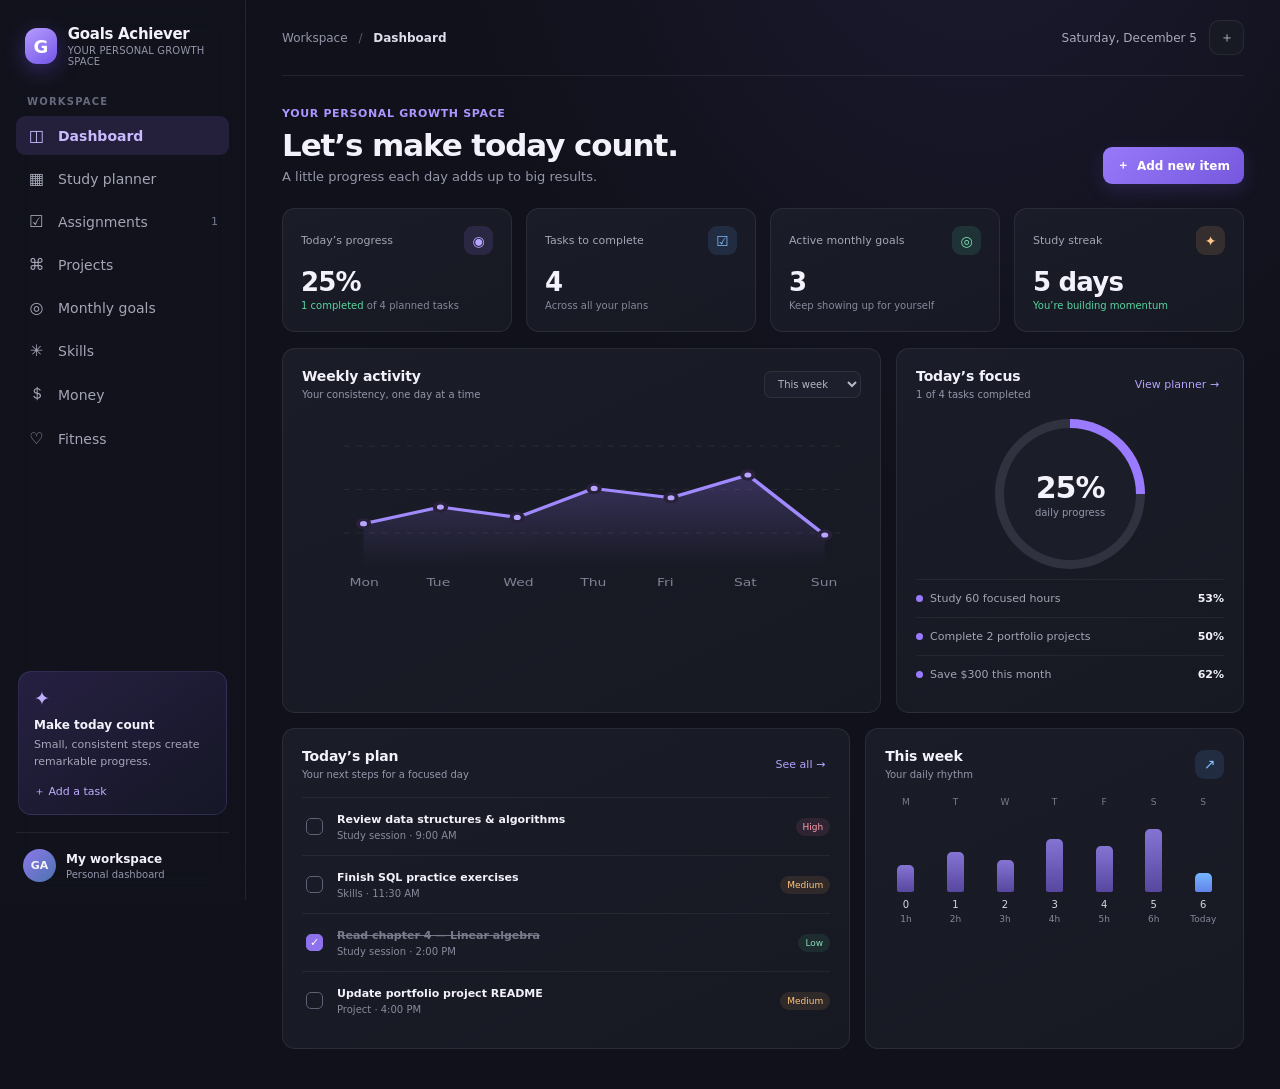
<file: goals-achiever/index.html>
<!DOCTYPE html>
<html lang="en">
<head>
  <meta charset="UTF-8">
  <meta name="viewport" content="width=device-width, initial-scale=1.0">
  <meta name="theme-color" content="#10111a">
  <title>Goals Achiever — Plan your month. Win your day.</title>
  <style>
    :root {
      color-scheme: dark;
      --bg: #10111a;
      --surface: #171923;
      --surface-2: #1d202c;
      --surface-3: #252837;
      --border: rgba(255,255,255,.075);
      --text: #f3f2fb;
      --muted: #9497aa;
      --purple: #9a7bff;
      --purple-soft: rgba(154,123,255,.14);
      --blue: #63a8ff;
      --green: #57d6a0;
      --orange: #ffb86a;
      --pink: #f27db2;
      --shadow: 0 20px 60px rgba(0,0,0,.22);
    }
    * { box-sizing: border-box; }
    body {
      margin: 0;
      min-width: 320px;
      min-height: 100vh;
      background:
        radial-gradient(ellipse at 76% -18%, rgba(112,86,207,.13), transparent 38%),
        var(--bg);
      color: var(--text);
      font-family: Inter, ui-sans-serif, system-ui, -apple-system, BlinkMacSystemFont, "Segoe UI", sans-serif;
      font-size: 14px;
    }
    button, input, select { font: inherit; }
    button { color: inherit; }
    .app { min-height: 100vh; }
    .sidebar {
      width: 246px;
      position: fixed;
      inset: 0 auto 0 0;
      z-index: 5;
      display: flex;
      flex-direction: column;
      padding: 25px 16px 18px;
      background: rgba(18,19,28,.94);
      border-right: 1px solid var(--border);
      backdrop-filter: blur(16px);
    }
    .brand { display: flex; align-items: center; gap: 11px; padding: 0 9px 29px; }
    .brand-mark {
      width: 36px; height: 36px; display: grid; place-items: center;
      border-radius: 12px; color: white; font-size: 18px; font-weight: 800;
      background: linear-gradient(145deg, #b69cff, #7356e8);
      box-shadow: 0 6px 22px rgba(128,93,255,.35);
    }
    .brand-name { font-size: 15px; font-weight: 730; letter-spacing: -.3px; }
    .brand-caption { color: var(--muted); font-size: 10px; margin-top: 2px; letter-spacing: .15px; }
    .nav-label { color: #666a7f; font-size: 10px; font-weight: 750; letter-spacing: 1.2px; padding: 0 11px 9px; }
    .nav { display: grid; gap: 4px; }
    .nav-link {
      display: flex; align-items: center; gap: 12px; width: 100%; padding: 10px 11px;
      border: 0; border-radius: 9px; background: transparent; color: #a4a6b7;
      text-align: left; cursor: pointer; transition: .18s ease;
    }
    .nav-link:hover { background: rgba(255,255,255,.045); color: var(--text); }
    .nav-link.active { color: #c9baff; background: var(--purple-soft); font-weight: 650; }
    .nav-icon { width: 19px; text-align: center; font-size: 16px; }
    .nav-count { margin-left: auto; color: #777b91; font-size: 11px; }
    .sidebar-bottom { margin-top: auto; }
    .focus-card {
      margin: 0 2px 17px; padding: 15px; border-radius: 13px; overflow: hidden;
      background: linear-gradient(145deg, rgba(126,95,220,.2), rgba(75,79,151,.09));
      border: 1px solid rgba(165,139,255,.14);
    }
    .focus-card strong { display: block; font-size: 12px; margin: 9px 0 4px; }
    .focus-card p { color: #a4a5b7; font-size: 11px; line-height: 1.55; margin: 0 0 12px; }
    .focus-symbol { color: #c0aeff; font-size: 19px; }
    .focus-button { border: 0; background: transparent; padding: 0; color: #c0aeff; font-size: 11px; cursor: pointer; }
    .profile { display: flex; gap: 10px; align-items: center; border-top: 1px solid var(--border); padding: 16px 7px 0; }
    .avatar { width: 33px; height: 33px; display: grid; place-items: center; border-radius: 50%; background: linear-gradient(135deg,#8d78eb,#4b73ad); font-size: 11px; font-weight: 700; }
    .profile-name { font-size: 12px; font-weight: 650; }
    .profile-note { color: var(--muted); font-size: 10px; margin-top: 3px; }
    .main { min-height: 100vh; margin-left: 246px; padding: 0 36px 40px; }
    .topbar { min-height: 76px; display: flex; align-items: center; justify-content: space-between; gap: 20px; border-bottom: 1px solid var(--border); }
    .breadcrumb { color: var(--muted); font-size: 12px; }
    .breadcrumb strong { color: #deddeb; font-weight: 600; }
    .top-actions { display: flex; align-items: center; gap: 12px; }
    .today-label { color: #a7a9b8; font-size: 12px; }
    .icon-button { width: 35px; height: 35px; display: grid; place-items: center; border: 1px solid var(--border); border-radius: 10px; background: var(--surface); color: #b7b8c5; cursor: pointer; }
    .icon-button:hover { border-color: #6855a3; color: white; }
    .mobile-menu { display: none; }
    .content { max-width: 1320px; margin: 0 auto; }
    .welcome { display: flex; align-items: flex-end; justify-content: space-between; gap: 20px; padding: 31px 0 24px; }
    .eyebrow { color: #ad94ff; font-weight: 650; font-size: 11px; letter-spacing: .65px; text-transform: uppercase; }
    h1 { margin: 7px 0 6px; font-size: clamp(25px,3vw,31px); letter-spacing: -1.1px; font-weight: 690; }
    .welcome p { color: var(--muted); margin: 0; font-size: 13px; }
    .primary-button { display: inline-flex; align-items: center; justify-content: center; gap: 8px; padding: 10px 14px; border: 0; border-radius: 9px; color: white; font-weight: 650; font-size: 12px; cursor: pointer; background: linear-gradient(135deg,#9879fa,#7558dd); box-shadow: 0 6px 18px rgba(120,88,221,.2); transition: transform .15s, filter .15s; }
    .primary-button:hover { transform: translateY(-1px); filter: brightness(1.08); }
    .stat-grid { display: grid; grid-template-columns: repeat(4,minmax(0,1fr)); gap: 14px; }
    .card { background: linear-gradient(155deg,rgba(27,29,41,.97),rgba(23,25,35,.97)); border: 1px solid var(--border); border-radius: 13px; }
    .stat-card { padding: 17px 18px 16px; min-height: 124px; }
    .stat-heading { display: flex; justify-content: space-between; align-items: center; color: #a4a6b6; font-size: 11px; }
    .stat-icon { width: 29px; height: 29px; display: grid; place-items: center; border-radius: 9px; font-size: 14px; }
    .tint-purple { color: #b8a5ff; background: rgba(154,123,255,.14); }
    .tint-blue { color: #83bdff; background: rgba(99,168,255,.13); }
    .tint-green { color: #7be0b5; background: rgba(87,214,160,.13); }
    .tint-orange { color: #ffc68a; background: rgba(255,184,106,.13); }
    .stat-value { font-size: 26px; letter-spacing: -.8px; font-weight: 690; margin-top: 12px; }
    .stat-foot { color: #85899b; font-size: 10px; margin-top: 3px; }
    .stat-foot .up { color: var(--green); }
    .dashboard-grid { display: grid; grid-template-columns: minmax(0,1.55fr) minmax(270px,.9fr); gap: 15px; margin-top: 16px; }
    .panel { padding: 19px; }
    .panel-head { display: flex; align-items: center; justify-content: space-between; gap: 12px; margin-bottom: 17px; }
    .panel-title { margin: 0; font-size: 14px; font-weight: 660; letter-spacing: -.15px; }
    .panel-subtitle { color: var(--muted); font-size: 10px; margin-top: 5px; }
    .text-button { color: #b5a3ff; border: 0; background: transparent; cursor: pointer; font-size: 11px; padding: 5px; }
    .text-button:hover { color: white; }
    .select-small { border: 1px solid var(--border); background: var(--surface-2); color: #b4b6c5; border-radius: 7px; padding: 6px 9px; font-size: 10px; outline: none; }
    .chart-wrap { height: 176px; position: relative; }
    .chart-wrap svg { width: 100%; height: 100%; overflow: visible; }
    .chart-grid { stroke: rgba(255,255,255,.07); stroke-dasharray: 4 5; }
    .chart-label { fill: #7f8295; font-size: 10px; font-family: inherit; }
    .chart-line { fill: none; stroke: #a18aff; stroke-width: 3; stroke-linecap: round; stroke-linejoin: round; }
    .chart-area { fill: url(#chartFill); }
    .chart-dot { fill: #b8a5ff; stroke: #282139; stroke-width: 3; }
    .day-tasks { display: grid; gap: 0; }
    .task-row { display: flex; align-items: center; gap: 11px; min-height: 58px; border-top: 1px solid rgba(255,255,255,.055); }
    .task-check { appearance: none; flex: 0 0 auto; width: 17px; height: 17px; border: 1px solid #5e6276; border-radius: 5px; cursor: pointer; position: relative; }
    .task-check:checked { background: #8e72ed; border-color: #8e72ed; }
    .task-check:checked::after { content: "✓"; position: absolute; inset: -1px 0 0; display: grid; place-items: center; color: white; font-size: 11px; }
    .task-info { min-width: 0; flex: 1; }
    .task-name { font-size: 11px; font-weight: 560; overflow: hidden; text-overflow: ellipsis; white-space: nowrap; }
    .task-name.done { color: #777b8c; text-decoration: line-through; }
    .task-meta { color: #888b9c; font-size: 10px; margin-top: 4px; }
    .priority { border-radius: 20px; padding: 4px 7px; font-size: 9px; white-space: nowrap; }
    .priority.High { color: #ff9eae; background: rgba(242,125,178,.1); }
    .priority.Medium { color: #ffc47d; background: rgba(255,184,106,.1); }
    .priority.Low { color: #8bdab7; background: rgba(87,214,160,.1); }
    .progress-content { display: flex; justify-content: center; align-items: center; padding: 2px 0 10px; }
    .ring {
      width: 150px; height: 150px; border-radius: 50%; display: grid; place-items: center;
      background: conic-gradient(var(--purple) var(--progress, 0%), #303240 0);
      position: relative;
    }
    .ring::before { content: ""; position: absolute; inset: 9px; border-radius: 50%; background: #1b1d29; }
    .ring-label { position: relative; text-align: center; }
    .ring-value { font-size: 30px; letter-spacing: -1px; font-weight: 700; }
    .ring-caption { color: var(--muted); font-size: 10px; margin-top: 2px; }
    .goal-summary { display: flex; align-items: center; justify-content: space-between; padding: 12px 0; border-top: 1px solid rgba(255,255,255,.055); }
    .goal-summary span { color: #a3a5b4; font-size: 11px; }
    .goal-summary strong { font-size: 11px; font-weight: 600; }
    .goal-dot { display: inline-block; width: 7px; height: 7px; margin-right: 7px; border-radius: 50%; background: var(--purple); }
    .bottom-grid { display: grid; grid-template-columns: minmax(0,1.2fr) minmax(0,.8fr); gap: 15px; margin-top: 15px; }
    .week-days { display: grid; grid-template-columns: repeat(7,1fr); gap: 8px; }
    .week-day { text-align: center; color: #777b8e; font-size: 9px; }
    .week-bar-track { height: 76px; display: flex; align-items: flex-end; justify-content: center; margin: 9px 0 7px; }
    .week-bar { width: 17px; min-height: 5px; border-radius: 5px 5px 2px 2px; background: linear-gradient(180deg,#a18aff,#6652bd); opacity: .8; }
    .week-bar.today { background: linear-gradient(180deg,#74b6ff,#6384e8); opacity: 1; }
    .week-date { color: #d7d7e1; font-size: 10px; }
    .week-hours { color: #85899a; font-size: 9px; margin-top: 4px; }
    .focus-content { display: flex; align-items: center; gap: 15px; padding: 4px 0 1px; }
    .focus-emoji { width: 49px; height: 49px; display: grid; place-items: center; border-radius: 13px; background: rgba(99,168,255,.13); font-size: 21px; }
    .focus-copy strong { font-size: 12px; }
    .focus-copy p { color: var(--muted); font-size: 10px; line-height: 1.5; margin: 5px 0 0; }
    .page-view { padding-top: 31px; }
    .page-view h1 { margin-top: 7px; }
    .page-view .page-description { color: var(--muted); font-size: 13px; margin: 0 0 23px; }
    .list-panel { padding: 20px; }
    .data-list { margin-top: 2px; }
    .data-row { display: flex; align-items: center; gap: 13px; padding: 14px 2px; border-top: 1px solid rgba(255,255,255,.055); }
    .data-main { flex: 1; min-width: 0; }
    .data-title { font-size: 12px; font-weight: 600; }
    .data-detail { color: var(--muted); font-size: 10px; margin-top: 5px; }
    .data-status { color: #a99aff; font-size: 10px; background: var(--purple-soft); border-radius: 20px; padding: 5px 8px; white-space: nowrap; }
    .delete-button { border: 0; background: transparent; color: #727688; cursor: pointer; font-size: 16px; padding: 5px; }
    .delete-button:hover { color: #ff9eae; }
    .empty-state { color: var(--muted); text-align: center; padding: 35px 10px; font-size: 12px; }
    .form-grid { display: grid; grid-template-columns: 1fr 1fr; gap: 12px; }
    .field { display: grid; gap: 6px; }
    .field.full { grid-column: 1/-1; }
    .field label { color: #aeb0bf; font-size: 10px; }
    .field input, .field select {
      width: 100%; min-height: 38px; border: 1px solid var(--border); border-radius: 8px;
      background: #13151e; color: var(--text); padding: 8px 10px; outline: none;
    }
    .field input:focus, .field select:focus { border-color: #8d73ec; box-shadow: 0 0 0 3px rgba(154,123,255,.1); }
    .modal-backdrop { position: fixed; inset: 0; z-index: 10; display: grid; place-items: center; padding: 18px; background: rgba(4,5,10,.72); backdrop-filter: blur(5px); }
    .modal { width: min(100%,460px); background: #1b1d29; border: 1px solid rgba(255,255,255,.1); border-radius: 16px; box-shadow: var(--shadow); padding: 22px; }
    .modal-head { display: flex; align-items: flex-start; justify-content: space-between; margin-bottom: 18px; }
    .modal-head h2 { margin: 0; font-size: 17px; }
    .modal-head p { margin: 5px 0 0; font-size: 11px; color: var(--muted); }
    .close-button { border: 0; background: transparent; color: #a0a2b1; font-size: 21px; cursor: pointer; line-height: 1; }
    .modal-actions { display: flex; justify-content: flex-end; gap: 9px; margin-top: 17px; }
    .secondary-button { border: 1px solid var(--border); border-radius: 8px; background: transparent; color: #b3b5c4; padding: 9px 13px; cursor: pointer; font-size: 11px; }
    .toast { position: fixed; z-index: 15; right: 22px; bottom: 22px; padding: 11px 15px; background: #262938; border: 1px solid var(--border); border-radius: 9px; box-shadow: var(--shadow); color: #deddea; font-size: 12px; animation: toast-in .2s ease-out; }
    @keyframes toast-in { from { opacity: 0; transform: translateY(8px); } to { opacity: 1; transform: translateY(0); } }
    @media (max-width: 1050px) {
      .main { padding-left: 25px; padding-right: 25px; }
      .stat-grid { grid-template-columns: repeat(2,minmax(0,1fr)); }
    }
    @media (max-width: 760px) {
      .sidebar { transform: translateX(-100%); transition: transform .22s ease; box-shadow: var(--shadow); }
      .sidebar.open { transform: translateX(0); }
      .main { margin-left: 0; padding: 0 17px 30px; }
      .topbar { min-height: 64px; }
      .mobile-menu { display: grid; }
      .topbar-left { display: flex; align-items: center; gap: 11px; }
      .dashboard-grid, .bottom-grid { grid-template-columns: 1fr; }
      .welcome { align-items: flex-start; }
      .today-label { display: none; }
    }
    @media (max-width: 480px) {
      .main { padding-left: 13px; padding-right: 13px; }
      .welcome { padding: 25px 0 19px; gap: 8px; }
      .welcome h1 { font-size: 24px; }
      .welcome p { max-width: 245px; line-height: 1.5; }
      .welcome .primary-button { padding: 9px 10px; font-size: 10px; white-space: nowrap; }
      .stat-grid { gap: 9px; }
      .stat-card { padding: 13px; min-height: 112px; }
      .stat-value { font-size: 23px; }
      .stat-heading { font-size: 10px; }
      .panel { padding: 15px; }
      .form-grid { grid-template-columns: 1fr; }
      .field.full { grid-column: auto; }
      .data-row { gap: 8px; }
    }
  </style>
</head>
<body>
  <div class="app">
    <aside class="sidebar" id="sidebar">
      <div class="brand">
        <div class="brand-mark">G</div>
        <div><div class="brand-name">Goals Achiever</div><div class="brand-caption">YOUR PERSONAL GROWTH SPACE</div></div>
      </div>
      <div class="nav-label">WORKSPACE</div>
      <nav class="nav" aria-label="Main navigation">
        <button class="nav-link active" data-page="dashboard"><span class="nav-icon">◫</span>Dashboard</button>
        <button class="nav-link" data-page="planner"><span class="nav-icon">▦</span>Study planner</button>
        <button class="nav-link" data-page="assignments"><span class="nav-icon">☑</span>Assignments<span class="nav-count" id="assignment-count"></span></button>
        <button class="nav-link" data-page="projects"><span class="nav-icon">⌘</span>Projects</button>
        <button class="nav-link" data-page="goals"><span class="nav-icon">◎</span>Monthly goals</button>
        <button class="nav-link" data-page="skills"><span class="nav-icon">✳</span>Skills</button>
        <button class="nav-link" data-page="money"><span class="nav-icon">＄</span>Money</button>
        <button class="nav-link" data-page="fitness"><span class="nav-icon">♡</span>Fitness</button>
      </nav>
      <div class="sidebar-bottom">
        <div class="focus-card">
          <div class="focus-symbol">✦</div>
          <strong>Make today count</strong>
          <p>Small, consistent steps create remarkable progress.</p>
          <button class="focus-button" id="focus-button">＋ Add a task</button>
        </div>
        <div class="profile">
          <div class="avatar">GA</div>
          <div><div class="profile-name">My workspace</div><div class="profile-note">Personal dashboard</div></div>
        </div>
      </div>
    </aside>

    <main class="main">
      <header class="topbar">
        <div class="topbar-left">
          <button class="icon-button mobile-menu" id="menu-button" aria-label="Open navigation">☰</button>
          <div class="breadcrumb">Workspace <span style="color:#55596a;margin:0 7px">/</span> <strong id="breadcrumb-page">Dashboard</strong></div>
        </div>
        <div class="top-actions">
          <span class="today-label" id="today-label"></span>
          <button class="icon-button" id="header-add" aria-label="Add new item" title="Add new item">＋</button>
        </div>
      </header>
      <div class="content" id="content"></div>
    </main>
  </div>
  <div id="modal-root"></div>
  <div id="toast-root" aria-live="polite"></div>
  <script>
    (function () {
      "use strict";
      const storageKey = "goals-achiever-data-v1";
      const today = new Date();
      const isoDate = (date) => {
        const local = new Date(date.getTime() - date.getTimezoneOffset() * 60000);
        return local.toISOString().slice(0, 10);
      };
      const todayISO = isoDate(today);
      const sampleDueDate = new Date(today);
      sampleDueDate.setDate(sampleDueDate.getDate() + 3);
      const defaultData = {
        tasks: [
          { id: 1, title: "Review data structures & algorithms", detail: "Study session · 9:00 AM", date: todayISO, priority: "High", done: false },
          { id: 2, title: "Finish SQL practice exercises", detail: "Skills · 11:30 AM", date: todayISO, priority: "Medium", done: false },
          { id: 3, title: "Read chapter 4 — Linear algebra", detail: "Study session · 2:00 PM", date: todayISO, priority: "Low", done: true },
          { id: 4, title: "Update portfolio project README", detail: "Project · 4:00 PM", date: todayISO, priority: "Medium", done: false },
          { id: 13, title: "Submit database design assignment", detail: "Assignment · due " + new Intl.DateTimeFormat(undefined, { month: "short", day: "numeric" }).format(sampleDueDate), date: isoDate(sampleDueDate), priority: "High", done: false, category: "assignment" }
        ],
        goals: [
          { id: 2, title: "Study 60 focused hours", detail: "Learning · 32 of 60 hours", status: "In progress", progress: 53 },
          { id: 3, title: "Complete 2 portfolio projects", detail: "Career · 1 of 2 projects", status: "In progress", progress: 50 },
          { id: 4, title: "Save $300 this month", detail: "Finance · $185 of $300", status: "In progress", progress: 62 }
        ],
        projects: [
          { id: 5, title: "Personal portfolio website", detail: "github.com/you/portfolio · Building a portfolio", status: "In progress" },
          { id: 6, title: "Study tracker app", detail: "github.com/you/study-tracker · Learning project", status: "Planned" }
        ],
        skills: [
          { id: 7, title: "JavaScript", detail: "Frontend development", status: "Intermediate", progress: 65 },
          { id: 8, title: "Python", detail: "Programming fundamentals", status: "Intermediate", progress: 52 },
          { id: 9, title: "SQL", detail: "Databases & querying", status: "Learning", progress: 38 },
          { id: 10, title: "Data structures & algorithms", detail: "Problem solving", status: "Learning", progress: 31 }
        ],
        transactions: [
          { id: 11, title: "Monthly savings goal", detail: "Target · $300", status: "$185 saved" }
        ],
        workouts: [
          { id: 12, title: "Weekly movement goal", detail: "Target · 4 workouts", status: "2 of 4" }
        ]
      };
      let data;
      try {
        const saved = localStorage.getItem(storageKey);
        data = saved ? Object.assign({}, defaultData, JSON.parse(saved)) : defaultData;
      } catch (error) {
        console.error("Could not load saved dashboard data.", error);
        data = defaultData;
      }
      let activePage = "dashboard";
      let nextId = Math.max(0, ...Object.values(data).flat().map((item) => Number(item.id) || 0)) + 1;
      const content = document.getElementById("content");
      const pageNames = {
        dashboard: "Dashboard", planner: "Study planner", assignments: "Assignments",
        projects: "Projects", goals: "Monthly goals", skills: "Skills", money: "Money", fitness: "Fitness"
      };
      const pageConfig = {
        planner: { title: "Study planner", description: "Organize study sessions and build a steady learning routine.", key: "tasks", action: "Add study session", icon: "▦" },
        assignments: { title: "Assignments", description: "Keep deadlines visible and make your next submission feel manageable.", key: "tasks", action: "Add assignment", icon: "☑", filter: "assignment" },
        projects: { title: "Projects", description: "Track personal projects, coding goals and repository progress.", key: "projects", action: "Add project", icon: "⌘" },
        goals: { title: "Monthly goals", description: "Turn your bigger ambitions into clear, measurable monthly targets.", key: "goals", action: "Add a goal", icon: "◎" },
        skills: { title: "Skills tracker", description: "Make your learning visible and celebrate progress as you improve.", key: "skills", action: "Add a skill", icon: "✳" },
        money: { title: "Money", description: "Keep an eye on savings targets and personal spending.", key: "transactions", action: "Add money note", icon: "＄" },
        fitness: { title: "Fitness", description: "Build consistency by keeping your movement goals in view.", key: "workouts", action: "Log activity", icon: "♡" }
      };

      function save() {
        try { localStorage.setItem(storageKey, JSON.stringify(data)); }
        catch (error) { console.error("Could not save dashboard data.", error); toast("Your browser could not save this update."); }
      }
      function escapeHTML(value) {
        return String(value == null ? "" : value).replace(/[&<>"']/g, (char) => ({
          "&": "&amp;", "<": "&lt;", ">": "&gt;", '"': "&quot;", "'": "&#39;"
        })[char]);
      }
      function toast(message) {
        const root = document.getElementById("toast-root");
        root.innerHTML = '<div class="toast">' + escapeHTML(message) + '</div>';
        window.setTimeout(() => { root.innerHTML = ""; }, 2600);
      }
      function formattedDate(date) {
        return new Intl.DateTimeFormat(undefined, { weekday: "long", month: "long", day: "numeric" }).format(date);
      }
      document.getElementById("today-label").textContent = formattedDate(today);

      function getTasks() { return data.tasks || []; }
      function getTodayTasks() { return getTasks().filter((task) => task.date === todayISO); }
      function getProgress() {
        const tasks = getTodayTasks();
        return tasks.length ? Math.round(tasks.filter((task) => task.done).length * 100 / tasks.length) : 0;
      }
      function taskMarkup(task, withPriority) {
        return '<div class="task-row"><input class="task-check" type="checkbox" data-task-check="' + task.id + '" ' + (task.done ? "checked" : "") + ' aria-label="Mark ' + escapeHTML(task.title) + ' complete">' +
          '<div class="task-info"><div class="task-name ' + (task.done ? "done" : "") + '">' + escapeHTML(task.title) + '</div><div class="task-meta">' + escapeHTML(task.detail || "No details") + '</div></div>' +
          (withPriority ? '<span class="priority ' + escapeHTML(task.priority || "Low") + '">' + escapeHTML(task.priority || "Low") + '</span>' : '') + '</div>';
      }
      function dashboardMarkup() {
        const tasks = getTodayTasks();
        const done = tasks.filter((task) => task.done).length;
        const goalsInProgress = (data.goals || []).filter((goal) => goal.status !== "Done").length;
        const pending = (data.tasks || []).filter((task) => !task.done).length;
        const chartHeights = [36, 52, 42, 70, 61, 83, Math.max(18, getProgress())];
        const weekdays = ["M", "T", "W", "T", "F", "S", "S"];
        const chartPoints = chartHeights.map((height, i) => (44 + i * 55) + "," + (139 - height)).join(" ");
        const chartDots = chartHeights.map((height, i) => '<circle class="chart-dot" cx="' + (44 + i * 55) + '" cy="' + (139 - height) + '" r="4"></circle>').join("");
        const weekly = weekdays.map((day, i) => '<div class="week-day">' + day + '<div class="week-bar-track"><div class="week-bar ' + (i === 6 ? "today" : "") + '" style="height:' + chartHeights[i] + '%"></div></div><div class="week-date">' + (today.getDate() - ((today.getDay() + 6) % 7) + i) + '</div><div class="week-hours">' + (i === 6 ? "Today" : (i + 1) + "h") + '</div></div>').join("");
        const goals = (data.goals || []).slice(0, 3);
        content.innerHTML =
          '<section class="welcome"><div><div class="eyebrow">Your personal growth space</div><h1>Let’s make today count.</h1><p>A little progress each day adds up to big results.</p></div><button class="primary-button" data-action="add"><span>＋</span> Add new item</button></section>' +
          '<section class="stat-grid" aria-label="Today at a glance">' +
            '<article class="card stat-card"><div class="stat-heading">Today’s progress<span class="stat-icon tint-purple">◉</span></div><div class="stat-value">' + getProgress() + '%</div><div class="stat-foot"><span class="up">' + done + ' completed</span> of ' + tasks.length + ' planned tasks</div></article>' +
            '<article class="card stat-card"><div class="stat-heading">Tasks to complete<span class="stat-icon tint-blue">☑</span></div><div class="stat-value">' + pending + '</div><div class="stat-foot">Across all your plans</div></article>' +
            '<article class="card stat-card"><div class="stat-heading">Active monthly goals<span class="stat-icon tint-green">◎</span></div><div class="stat-value">' + goalsInProgress + '</div><div class="stat-foot">Keep showing up for yourself</div></article>' +
            '<article class="card stat-card"><div class="stat-heading">Study streak<span class="stat-icon tint-orange">✦</span></div><div class="stat-value">5 days</div><div class="stat-foot"><span class="up">You’re building momentum</span></div></article>' +
          '</section>' +
          '<section class="dashboard-grid">' +
            '<article class="card panel"><div class="panel-head"><div><h2 class="panel-title">Weekly activity</h2><div class="panel-subtitle">Your consistency, one day at a time</div></div><select class="select-small" aria-label="Activity period"><option>This week</option><option>This month</option></select></div>' +
              '<div class="chart-wrap"><svg viewBox="0 0 400 170" preserveAspectRatio="none" role="img" aria-label="Weekly activity trend"><defs><linearGradient id="chartFill" x1="0" x2="0" y1="0" y2="1"><stop offset="0%" stop-color="#9a7bff" stop-opacity=".25"/><stop offset="100%" stop-color="#9a7bff" stop-opacity="0"/></linearGradient></defs>' +
              '<line class="chart-grid" x1="30" y1="28" x2="390" y2="28"/><line class="chart-grid" x1="30" y1="70" x2="390" y2="70"/><line class="chart-grid" x1="30" y1="112" x2="390" y2="112"/>' +
              '<path class="chart-area" d="M ' + chartPoints.replace(/ /g, " L ") + ' L 374,145 L 44,145 Z"/><polyline class="chart-line" points="' + chartPoints + '"/>' + chartDots +
              '<text class="chart-label" x="34" y="163">Mon</text><text class="chart-label" x="89" y="163">Tue</text><text class="chart-label" x="144" y="163">Wed</text><text class="chart-label" x="199" y="163">Thu</text><text class="chart-label" x="254" y="163">Fri</text><text class="chart-label" x="309" y="163">Sat</text><text class="chart-label" x="364" y="163">Sun</text></svg></div></article>' +
            '<article class="card panel"><div class="panel-head"><div><h2 class="panel-title">Today’s focus</h2><div class="panel-subtitle">' + done + ' of ' + tasks.length + ' tasks completed</div></div><button class="text-button" data-page-link="planner">View planner →</button></div>' +
              '<div class="progress-content"><div class="ring" style="--progress:' + getProgress() + '%"><div class="ring-label"><div class="ring-value">' + getProgress() + '%</div><div class="ring-caption">daily progress</div></div></div></div>' +
              goals.map((goal) => '<div class="goal-summary"><span><i class="goal-dot"></i>' + escapeHTML(goal.title) + '</span><strong>' + (Number(goal.progress) || 0) + '%</strong></div>').join("") + '</article>' +
          '</section>' +
          '<section class="bottom-grid">' +
            '<article class="card panel"><div class="panel-head"><div><h2 class="panel-title">Today’s plan</h2><div class="panel-subtitle">Your next steps for a focused day</div></div><button class="text-button" data-page-link="planner">See all →</button></div>' +
              '<div class="day-tasks">' + (tasks.length ? tasks.slice(0, 4).map((task) => taskMarkup(task, true)).join("") : '<div class="empty-state">Nothing planned for today. Add a task to get started.</div>') + '</div></article>' +
            '<article class="card panel"><div class="panel-head"><div><h2 class="panel-title">This week</h2><div class="panel-subtitle">Your daily rhythm</div></div><span class="stat-icon tint-blue">↗</span></div><div class="week-days">' + weekly + '</div></article>' +
          '</section>';
      }

      function itemDetail(item, config) {
        if (config.key === "tasks") {
          const date = item.date ? new Date(item.date + "T00:00:00") : null;
          return (date ? formattedDate(date) : "No date") + " · " + escapeHTML(item.priority || "Low") + " priority";
        }
        return escapeHTML(item.detail || item.status || "");
      }
      function listMarkup(config) {
        const records = (data[config.key] || []).filter((item) => {
          if (config.filter === "assignment") return item.category === "assignment";
          return true;
        });
        const list = records.map((item) => {
          const status = config.key === "tasks" ? (item.done ? "Completed" : "To do") : (item.status || "In progress");
          return '<div class="data-row">' +
            (config.key === "tasks" ? '<input class="task-check" type="checkbox" data-task-check="' + item.id + '" ' + (item.done ? "checked" : "") + ' aria-label="Mark ' + escapeHTML(item.title) + ' complete">' : '') +
            '<div class="data-main"><div class="data-title">' + escapeHTML(item.title) + '</div><div class="data-detail">' + itemDetail(item, config) + '</div>' +
            (typeof item.progress === "number" ? '<div style="height:4px;background:#303240;border-radius:5px;margin-top:9px;max-width:240px"><div style="height:100%;width:' + Math.max(0, Math.min(100, item.progress)) + '%;background:#9a7bff;border-radius:5px"></div></div>' : '') +
            '</div><span class="data-status">' + escapeHTML(status) + '</span><button class="delete-button" data-delete="' + config.key + ':' + item.id + '" aria-label="Delete ' + escapeHTML(item.title) + '" title="Delete">×</button></div>';
        }).join("");
        const safeId = config.key;
        content.innerHTML = '<section class="page-view"><div class="eyebrow">' + config.icon + '  YOUR WORKSPACE</div><h1>' + config.title + '</h1><p class="page-description">' + config.description + '</p>' +
          '<article class="card list-panel"><div class="panel-head"><div><h2 class="panel-title">Your ' + config.title.toLowerCase() + '</h2><div class="panel-subtitle">' + records.length + ' item' + (records.length === 1 ? "" : "s") + ' · Saved on this device</div></div><button class="primary-button" data-action="add">＋ ' + config.action + '</button></div>' +
          '<div class="data-list">' + (list || '<div class="empty-state">No items yet. Add one to get started.</div>') + '</div></article>' +
          '<div class="panel-subtitle" style="margin:13px 2px 0">This starter version saves your entries privately in this browser.</div></section>';
      }
      function render() {
        document.querySelectorAll(".nav-link").forEach((link) => link.classList.toggle("active", link.dataset.page === activePage));
        document.getElementById("breadcrumb-page").textContent = pageNames[activePage];
        document.getElementById("assignment-count").textContent = (data.tasks || []).filter((task) => task.category === "assignment" && !task.done).length || "";
        if (activePage === "dashboard") dashboardMarkup();
        else listMarkup(pageConfig[activePage]);
      }
      function navigate(page) {
        if (!pageNames[page]) return;
        activePage = page;
        document.getElementById("sidebar").classList.remove("open");
        render();
      }
      function showModal() {
        const config = pageConfig[activePage] || pageConfig.planner;
        let kind = activePage;
        if (kind === "dashboard") kind = "planner";
        const fields = {
          planner: '<div class="field full"><label for="item-title">Session or task name</label><input id="item-title" name="title" required maxlength="100" placeholder="e.g. Practice JavaScript arrays"></div><div class="field"><label for="item-date">Date</label><input id="item-date" name="date" type="date" value="' + todayISO + '" required></div><div class="field"><label for="item-priority">Priority</label><select id="item-priority" name="priority"><option>Medium</option><option>High</option><option>Low</option></select></div><div class="field full"><label for="item-time">Time or note</label><input id="item-time" name="detail" maxlength="100" placeholder="e.g. 10:00 AM · 45 minutes"></div>',
          assignments: '<div class="field full"><label for="item-title">Assignment name</label><input id="item-title" name="title" required maxlength="100" placeholder="e.g. Complete biology lab report"></div><div class="field"><label for="item-date">Due date</label><input id="item-date" name="date" type="date" value="' + todayISO + '" required></div><div class="field"><label for="item-priority">Priority</label><select id="item-priority" name="priority"><option>High</option><option>Medium</option><option>Low</option></select></div>',
          projects: '<div class="field full"><label for="item-title">Project name</label><input id="item-title" name="title" required maxlength="100" placeholder="e.g. Personal portfolio website"></div><div class="field full"><label for="item-detail">Repository or description</label><input id="item-detail" name="detail" maxlength="160" placeholder="github.com/you/project"></div><div class="field full"><label for="item-status">Stage</label><select id="item-status" name="status"><option>Planned</option><option>In progress</option><option>Completed</option></select></div>',
          goals: '<div class="field full"><label for="item-title">Monthly goal</label><input id="item-title" name="title" required maxlength="100" placeholder="e.g. Complete 20 hours of study"></div><div class="field"><label for="item-detail">Category or target</label><input id="item-detail" name="detail" maxlength="100" placeholder="Learning · 20 hours"></div><div class="field"><label for="item-progress">Progress (%)</label><input id="item-progress" name="progress" type="number" min="0" max="100" value="0"></div>',
          skills: '<div class="field full"><label for="item-title">Skill</label><input id="item-title" name="title" required maxlength="100" placeholder="e.g. Python"></div><div class="field"><label for="item-detail">Focus area</label><input id="item-detail" name="detail" maxlength="100" placeholder="Programming fundamentals"></div><div class="field"><label for="item-progress">Progress (%)</label><input id="item-progress" name="progress" type="number" min="0" max="100" value="0"></div>',
          money: '<div class="field full"><label for="item-title">Savings target or note</label><input id="item-title" name="title" required maxlength="100" placeholder="e.g. Emergency fund"></div><div class="field full"><label for="item-detail">Amount or details</label><input id="item-detail" name="detail" maxlength="100" placeholder="Target · $500"></div>',
          fitness: '<div class="field full"><label for="item-title">Activity or fitness goal</label><input id="item-title" name="title" required maxlength="100" placeholder="e.g. Evening run"></div><div class="field full"><label for="item-detail">Target or details</label><input id="item-detail" name="detail" maxlength="100" placeholder="30 minutes · 3 times this week"></div>'
        };
        const modalRoot = document.getElementById("modal-root");
        modalRoot.innerHTML = '<div class="modal-backdrop" data-dismiss="true"><section class="modal" role="dialog" aria-modal="true" aria-labelledby="modal-title"><div class="modal-head"><div><h2 id="modal-title">' + config.action + '</h2><p>Add something meaningful to your plan.</p></div><button class="close-button" type="button" data-close aria-label="Close">×</button></div><form id="item-form"><div class="form-grid">' + fields[kind] + '</div><div class="modal-actions"><button class="secondary-button" type="button" data-close>Cancel</button><button class="primary-button" type="submit">Save item</button></div></form></section></div>';
        document.getElementById("item-title").focus();
      }
      function saveForm(form) {
        const values = Object.fromEntries(new FormData(form).entries());
        const kind = activePage === "dashboard" ? "planner" : activePage;
        const record = { id: nextId++, title: String(values.title || "").trim() };
        if (!record.title) return;
        if (kind === "planner" || kind === "assignments") {
          record.detail = kind === "assignments" ? "Assignment · Due " + values.date : (values.detail || "Study session");
          record.date = values.date || todayISO;
          record.priority = values.priority || "Medium";
          record.done = false;
          if (kind === "assignments") record.category = "assignment";
          data.tasks.unshift(record);
        } else {
          const key = pageConfig[kind].key;
          record.detail = String(values.detail || "").trim();
          if (kind === "projects") record.status = values.status;
          if (kind === "goals") { record.status = "In progress"; record.progress = Number(values.progress) || 0; }
          if (kind === "skills") { record.status = (Number(values.progress) || 0) >= 60 ? "Intermediate" : "Learning"; record.progress = Number(values.progress) || 0; }
          if (kind === "money") record.status = "Tracking";
          if (kind === "fitness") record.status = "Logged";
          data[key].unshift(record);
        }
        save();
        document.getElementById("modal-root").innerHTML = "";
        render();
        toast("Added to your " + pageNames[activePage].toLowerCase() + ".");
      }
      function toggleTask(id, checked) {
        const task = getTasks().find((item) => Number(item.id) === Number(id));
        if (!task) return;
        task.done = checked;
        save();
        render();
      }
      function deleteItem(value) {
        const [key, id] = value.split(":");
        if (!data[key]) return;
        data[key] = data[key].filter((item) => String(item.id) !== id);
        save();
        render();
        toast("Item removed.");
      }
      document.addEventListener("click", (event) => {
        const target = event.target;
        const nav = target.closest("[data-page]");
        if (nav) { navigate(nav.dataset.page); return; }
        const pageLink = target.closest("[data-page-link]");
        if (pageLink) { navigate(pageLink.dataset.pageLink); return; }
        if (target.closest("[data-action='add']") || target.closest("#header-add") || target.closest("#focus-button")) { showModal(); return; }
        const deleteTarget = target.closest("[data-delete]");
        if (deleteTarget) { deleteItem(deleteTarget.dataset.delete); return; }
        if (target.closest("[data-close]") || (target.matches("[data-dismiss]"))) { document.getElementById("modal-root").innerHTML = ""; return; }
      });
      document.addEventListener("change", (event) => {
        const checkbox = event.target.closest("[data-task-check]");
        if (checkbox) toggleTask(checkbox.dataset.taskCheck, checkbox.checked);
      });
      document.addEventListener("submit", (event) => {
        if (event.target.id === "item-form") { event.preventDefault(); saveForm(event.target); }
      });
      document.getElementById("menu-button").addEventListener("click", () => document.getElementById("sidebar").classList.toggle("open"));
      document.addEventListener("keydown", (event) => {
        if (event.key === "Escape") document.getElementById("modal-root").innerHTML = "";
      });
      render();
    }());
  </script>
</body>
</html>
</file>
